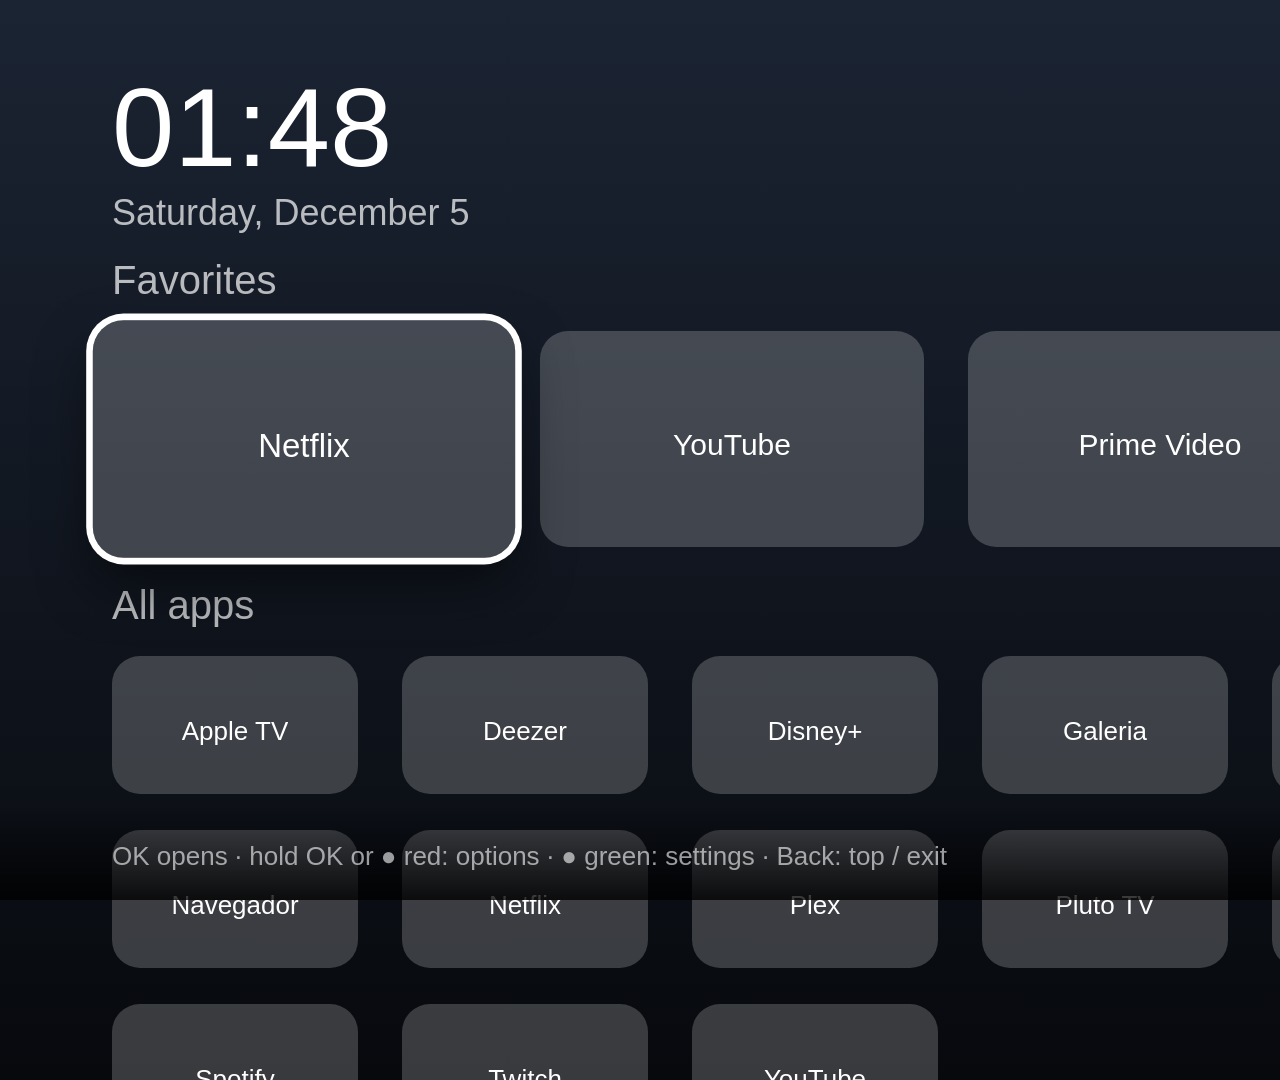
<file: tizen/index.html>
<!DOCTYPE html>
<html lang="pt-BR">
<head>
    <meta charset="utf-8">
    <meta name="viewport" content="width=1920, height=1080">
    <title>Launcher TV</title>
    <link rel="stylesheet" href="css/style.css">
</head>
<body>
<main id="page">
    <header>
        <div>
            <div id="clock"></div>
            <div id="date"></div>
        </div>
        <button id="settings" class="focusable" aria-label="Ajustes">⚙</button>
    </header>

    <h2 data-i18n="favorites"></h2>
    <div id="favorites" class="row"></div>
    <p id="empty-favorites" data-i18n="emptyFavorites"></p>

    <h2 data-i18n="allApps"></h2>
    <div id="grid"></div>
</main>

    <footer data-i18n="hint"></footer>

    <div id="menu" hidden>
        <div class="menu-box">
            <h3 id="menu-title"></h3>
            <div id="menu-items"></div>
        </div>
    </div>
    <div id="toast" hidden></div>

    <script src="js/main.js"></script>
</body>
</html>
</file>
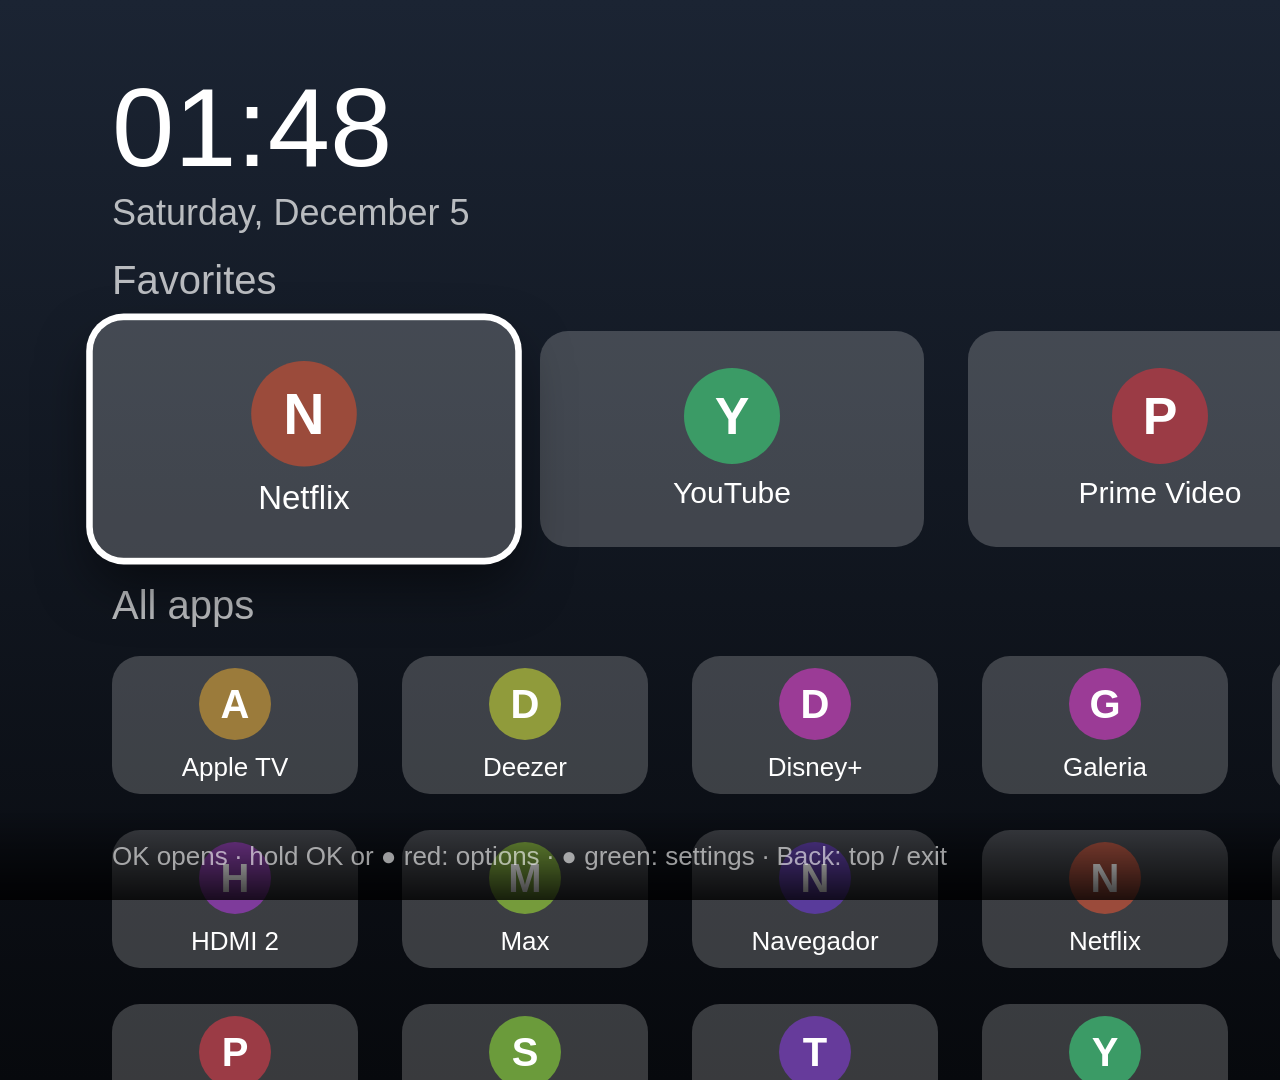
<file: web/index.html>
<!DOCTYPE html>
<html lang="pt-BR">
<head>
    <meta charset="utf-8">
    <meta name="viewport" content="width=1920, height=1080">
    <title>Launcher TV</title>
    <link rel="stylesheet" href="css/style.css">
</head>
<body>
<main id="page">
    <header>
        <div>
            <div id="clock"></div>
            <div id="date"></div>
        </div>
        <button id="settings" class="focusable" aria-label="Ajustes">⚙</button>
    </header>

    <h2 data-i18n="favorites"></h2>
    <div id="favorites" class="row"></div>
    <p id="empty-favorites" data-i18n="emptyFavorites"></p>

    <h2 data-i18n="allApps"></h2>
    <div id="grid"></div>
</main>

    <footer data-i18n="hint"></footer>

    <div id="menu" hidden>
        <div class="menu-box">
            <h3 id="menu-title"></h3>
            <div id="menu-items"></div>
        </div>
    </div>
    <div id="toast" hidden></div>

    <script src="js/platform.js"></script>
    <script src="js/launcher.js"></script>
</body>
</html>
</file>
<file: tizen/css/style.css>
/* Layout fixo em 1920x1080: é a resolução lógica de todas as TVs Samsung com Tizen. */
* { box-sizing: border-box; margin: 0; padding: 0; }

html, body {
    width: 1920px;
    height: 1080px;
    overflow: hidden;
    background: linear-gradient(180deg, #1b2433 0%, #07090d 100%);
    color: #fff;
    font-family: "SamsungOne", "Tizen Sans", "Roboto", sans-serif;
}

/* A página rola por código (scrollTop): o controle não tem roda de rolagem. */
#page { position: absolute; top: 0; left: 0; width: 1920px; height: 1080px; overflow: hidden; padding: 72px 112px 0; }

header { display: flex; align-items: center; justify-content: space-between; margin-bottom: 24px; }
#clock { font-size: 112px; font-weight: 200; line-height: 1; }
#date { font-size: 36px; color: rgba(255, 255, 255, .7); margin-top: 8px; }

#settings {
    width: 104px; height: 104px; border-radius: 28px; border: 0;
    background: rgba(255, 255, 255, .2); color: #fff; font-size: 56px;
}

h2 { font-size: 40px; font-weight: 500; color: rgba(255, 255, 255, .7); margin: 16px 0 28px; }

.row { display: flex; }
.row .tile { margin-right: 44px; }
#favorites { margin-bottom: 36px; position: relative; transition: transform .2s ease-out; }
#empty-favorites { font-size: 30px; color: rgba(255, 255, 255, .7); margin-bottom: 40px; }
#empty-favorites[hidden] { display: none; }

/* 6 colunas: (1696 - 5 * 44) / 6 = 246px. Sem CSS grid nem gap: o Tizen 3/4 usa Chromium 47-56. */
#grid { display: flex; flex-wrap: wrap; padding-bottom: 180px; }
#grid .tile { width: 246px; height: 138px; margin: 0 44px 36px 0; }
#grid .tile:nth-child(6n) { margin-right: 0; }

.tile {
    position: relative;
    display: flex; flex-direction: column; align-items: center; justify-content: center;
    border-radius: 28px;
    background: rgba(255, 255, 255, .2);
    transition: transform .15s ease-out, box-shadow .15s ease-out;
}
#favorites .tile { width: 384px; height: 216px; flex: none; }
.tile img { width: 40%; height: auto; max-height: 50%; object-fit: contain; }
.tile .name {
    margin-top: 12px; max-width: 90%;
    font-size: 26px; white-space: nowrap; overflow: hidden; text-overflow: ellipsis;
}
#favorites .tile .name { font-size: 30px; }

.focusable { outline: none; }
.focusable.focused {
    -webkit-transform: scale(1.1); transform: scale(1.1);
    box-shadow: 0 0 0 6px #fff, 0 24px 48px rgba(0, 0, 0, .5);
    z-index: 2;
}

footer {
    position: fixed; left: 0; right: 0; bottom: 0; padding: 28px 112px;
    font-size: 26px; color: rgba(255, 255, 255, .6);
    background: linear-gradient(0deg, rgba(0, 0, 0, .8), transparent);
}

#menu {
    position: fixed; top: 0; right: 0; bottom: 0; left: 0; display: flex; align-items: center; justify-content: center;
    background: rgba(0, 0, 0, .6); z-index: 10;
}
#menu[hidden], #toast[hidden] { display: none; }
.menu-box { min-width: 760px; padding: 48px; border-radius: 36px; background: #222b3a; }
#menu-title { font-size: 40px; margin-bottom: 28px; }
.menu-item { font-size: 34px; padding: 22px 32px; border-radius: 18px; }
.menu-item.focused { background: #fff; color: #111; transform: none; box-shadow: none; }

#toast {
    position: fixed; left: 50%; bottom: 120px; -webkit-transform: translateX(-50%); transform: translateX(-50%);
    padding: 24px 40px; border-radius: 20px; font-size: 30px; background: rgba(0, 0, 0, .85); z-index: 20;
}
</file>
<file: web/css/style.css>
/* Layout fixo em 1920x1080: a resolução lógica das TVs Samsung (Tizen) e LG (webOS).
   Os prefixos -webkit- são para Tizen 2.x (2015-2016) e webOS 3 (Chromium 38). */
* { box-sizing: border-box; margin: 0; padding: 0; }

html, body {
    width: 1920px;
    height: 1080px;
    overflow: hidden;
    background: linear-gradient(180deg, #1b2433 0%, #07090d 100%);
    color: #fff;
    font-family: "SamsungOne", "Tizen Sans", "Roboto", sans-serif;
}

/* A página rola por código (scrollTop): o controle não tem roda de rolagem. */
#page { position: absolute; top: 0; left: 0; width: 1920px; height: 1080px; overflow: hidden; padding: 72px 112px 0; }

header { display: -webkit-flex; display: flex; -webkit-align-items: center; align-items: center; -webkit-justify-content: space-between; justify-content: space-between; margin-bottom: 24px; }
#clock { font-size: 112px; font-weight: 200; line-height: 1; }
#date { font-size: 36px; color: rgba(255, 255, 255, .7); margin-top: 8px; }

#settings {
    width: 104px; height: 104px; border-radius: 28px; border: 0;
    background: rgba(255, 255, 255, .2); color: #fff; font-size: 56px;
}

h2 { font-size: 40px; font-weight: 500; color: rgba(255, 255, 255, .7); margin: 16px 0 28px; }

.row { display: -webkit-flex; display: flex; }
.row .tile { margin-right: 44px; }
#favorites { margin-bottom: 36px; position: relative; -webkit-transition: -webkit-transform .2s ease-out; transition: transform .2s ease-out; }
#empty-favorites { font-size: 30px; color: rgba(255, 255, 255, .7); margin-bottom: 40px; }
#empty-favorites[hidden] { display: none; }

/* Sem CSS grid nem gap: o Tizen 3/4 usa Chromium 47-56. Largura útil: 1696px, espaço de 44px.
   Ajustes → Tamanho dos blocos troca a classe size-* do body. */
#grid { display: -webkit-flex; display: flex; -webkit-flex-wrap: wrap; flex-wrap: wrap; padding-bottom: 180px; }
#grid .tile { width: 246px; height: 138px; margin: 0 44px 36px 0; }           /* médio: 6 colunas */
#grid .tile:nth-child(6n) { margin-right: 0; }

.tile {
    position: relative;
    display: -webkit-flex; display: flex; -webkit-flex-direction: column; flex-direction: column; -webkit-align-items: center; align-items: center; -webkit-justify-content: center; justify-content: center;
    border-radius: 28px;
    background: rgba(255, 255, 255, .2);
    -webkit-transition: -webkit-transform .15s ease-out, box-shadow .15s ease-out;
    transition: transform .15s ease-out, box-shadow .15s ease-out;
}
#favorites .tile { width: 384px; height: 216px; -webkit-flex: none; flex: none; }
.tile img { width: 40%; height: auto; max-height: 50%; }
/* Inicial colorida para apps sem ícone (catálogo LG, ícone que não carregou). */
.tile .badge {
    width: 72px; height: 72px; line-height: 72px; border-radius: 50%;
    text-align: center; font-size: 40px; font-weight: 600; color: #fff;
}
#favorites .tile .badge { width: 96px; height: 96px; line-height: 96px; font-size: 52px; }
.tile .name {
    margin-top: 12px; max-width: 90%;
    font-size: 26px; white-space: nowrap; overflow: hidden; text-overflow: ellipsis;
}
#favorites .tile .name { font-size: 30px; }

.focusable { outline: none; }
.focusable.focused {
    -webkit-transform: scale(1.1); transform: scale(1.1);
    box-shadow: 0 0 0 6px #fff, 0 24px 48px rgba(0, 0, 0, .5);
    z-index: 2;
}

footer {
    position: fixed; left: 0; right: 0; bottom: 0; padding: 28px 112px;
    font-size: 26px; color: rgba(255, 255, 255, .6);
    background: linear-gradient(0deg, rgba(0, 0, 0, .8), transparent);
}

#menu {
    position: fixed; top: 0; right: 0; bottom: 0; left: 0; display: -webkit-flex; display: flex; -webkit-align-items: center; align-items: center; -webkit-justify-content: center; justify-content: center;
    background: rgba(0, 0, 0, .6); z-index: 10;
}
#menu[hidden], #toast[hidden] { display: none; }
.menu-box { min-width: 760px; padding: 48px; border-radius: 36px; background: #222b3a; }
#menu-title { font-size: 40px; margin-bottom: 28px; }
.menu-item { font-size: 34px; padding: 22px 32px; border-radius: 18px; }
.menu-item.focused { background: #fff; color: #111; transform: none; box-shadow: none; }

#toast {
    position: fixed; left: 50%; bottom: 120px; -webkit-transform: translateX(-50%); transform: translateX(-50%);
    padding: 24px 40px; border-radius: 20px; font-size: 30px; background: rgba(0, 0, 0, .85); z-index: 20;
}

/* ---------------------------------------------------------------- tamanho dos blocos */

/* pequeno: 7 colunas, (1696 - 6 * 44) / 7 = 204px */
.size-s #grid .tile { width: 204px; height: 115px; }
.size-s #grid .tile:nth-child(6n) { margin-right: 44px; }
.size-s #grid .tile:nth-child(7n) { margin-right: 0; }
.size-s #favorites .tile { width: 300px; height: 169px; }
.size-s #grid .tile .badge { width: 56px; height: 56px; line-height: 56px; font-size: 30px; }
.size-s #grid .tile .name { font-size: 22px; margin-top: 8px; }

/* grande: 5 colunas, (1696 - 4 * 44) / 5 = 304px */
.size-l #grid .tile { width: 304px; height: 171px; }
.size-l #grid .tile:nth-child(6n) { margin-right: 44px; }
.size-l #grid .tile:nth-child(5n) { margin-right: 0; }
.size-l #favorites .tile { width: 440px; height: 248px; }
.size-l #grid .tile .badge { width: 88px; height: 88px; line-height: 88px; font-size: 48px; }
.size-l #grid .tile .name { font-size: 30px; }

/* ---------------------------------------------------------------- cantos */

.square .tile, .square #settings { border-radius: 6px; }

/* ---------------------------------------------------------------- temas (mesmas cores do Android) */

.theme-oled { background: #000; }
.theme-oled .tile, .theme-oled #settings { background-color: #1c1c1e; }
.theme-oled .menu-box { background: #1c1c1e; }

.theme-ocean { background: linear-gradient(180deg, #0b3a5c 0%, #041320 100%); }
.theme-ocean .tile, .theme-ocean #settings { background-color: rgba(255, 255, 255, .15); }
.theme-ocean .focusable.focused { box-shadow: 0 0 0 6px #7fd6ff, 0 24px 48px rgba(0, 0, 0, .5); }
.theme-ocean .menu-box { background: #0f3550; }

.theme-aurora { background: linear-gradient(180deg, #2a1446 0%, #0b1a2e 100%); }
.theme-aurora .tile, .theme-aurora #settings { background-color: rgba(255, 255, 255, .16); }
.theme-aurora .focusable.focused { box-shadow: 0 0 0 6px #c9a7ff, 0 24px 48px rgba(0, 0, 0, .5); }
.theme-aurora .menu-box { background: #2b1d47; }

.theme-forest { background: linear-gradient(180deg, #12372a 0%, #06120d 100%); }
.theme-forest .tile, .theme-forest #settings { background-color: rgba(255, 255, 255, .15); }
.theme-forest .focusable.focused { box-shadow: 0 0 0 6px #9be3b0, 0 24px 48px rgba(0, 0, 0, .5); }
.theme-forest .menu-box { background: #163a2d; }

.theme-light { background: linear-gradient(180deg, #eef1f5 0%, #cfd6df 100%); color: #111; }
.theme-light .tile, .theme-light #settings { background-color: rgba(0, 0, 0, .08); color: #111; }
.theme-light .tile.colored { color: #fff; }
.theme-light #date, .theme-light h2, .theme-light #empty-favorites { color: rgba(17, 17, 17, .6); }
.theme-light .focusable.focused { box-shadow: 0 0 0 6px #1b2433, 0 24px 48px rgba(0, 0, 0, .25); }
.theme-light footer { color: rgba(17, 17, 17, .6); background: linear-gradient(0deg, rgba(255, 255, 255, .85), transparent); }
.theme-light .menu-box { background: #fff; color: #111; }
.theme-light .menu-item.focused { background: #1b2433; color: #fff; box-shadow: none; }

/* Itens de menu usam fundo, não contorno, no foco (vence as regras de tema acima). */
.menu-box .menu-item.focusable.focused { box-shadow: none; }
</file>
